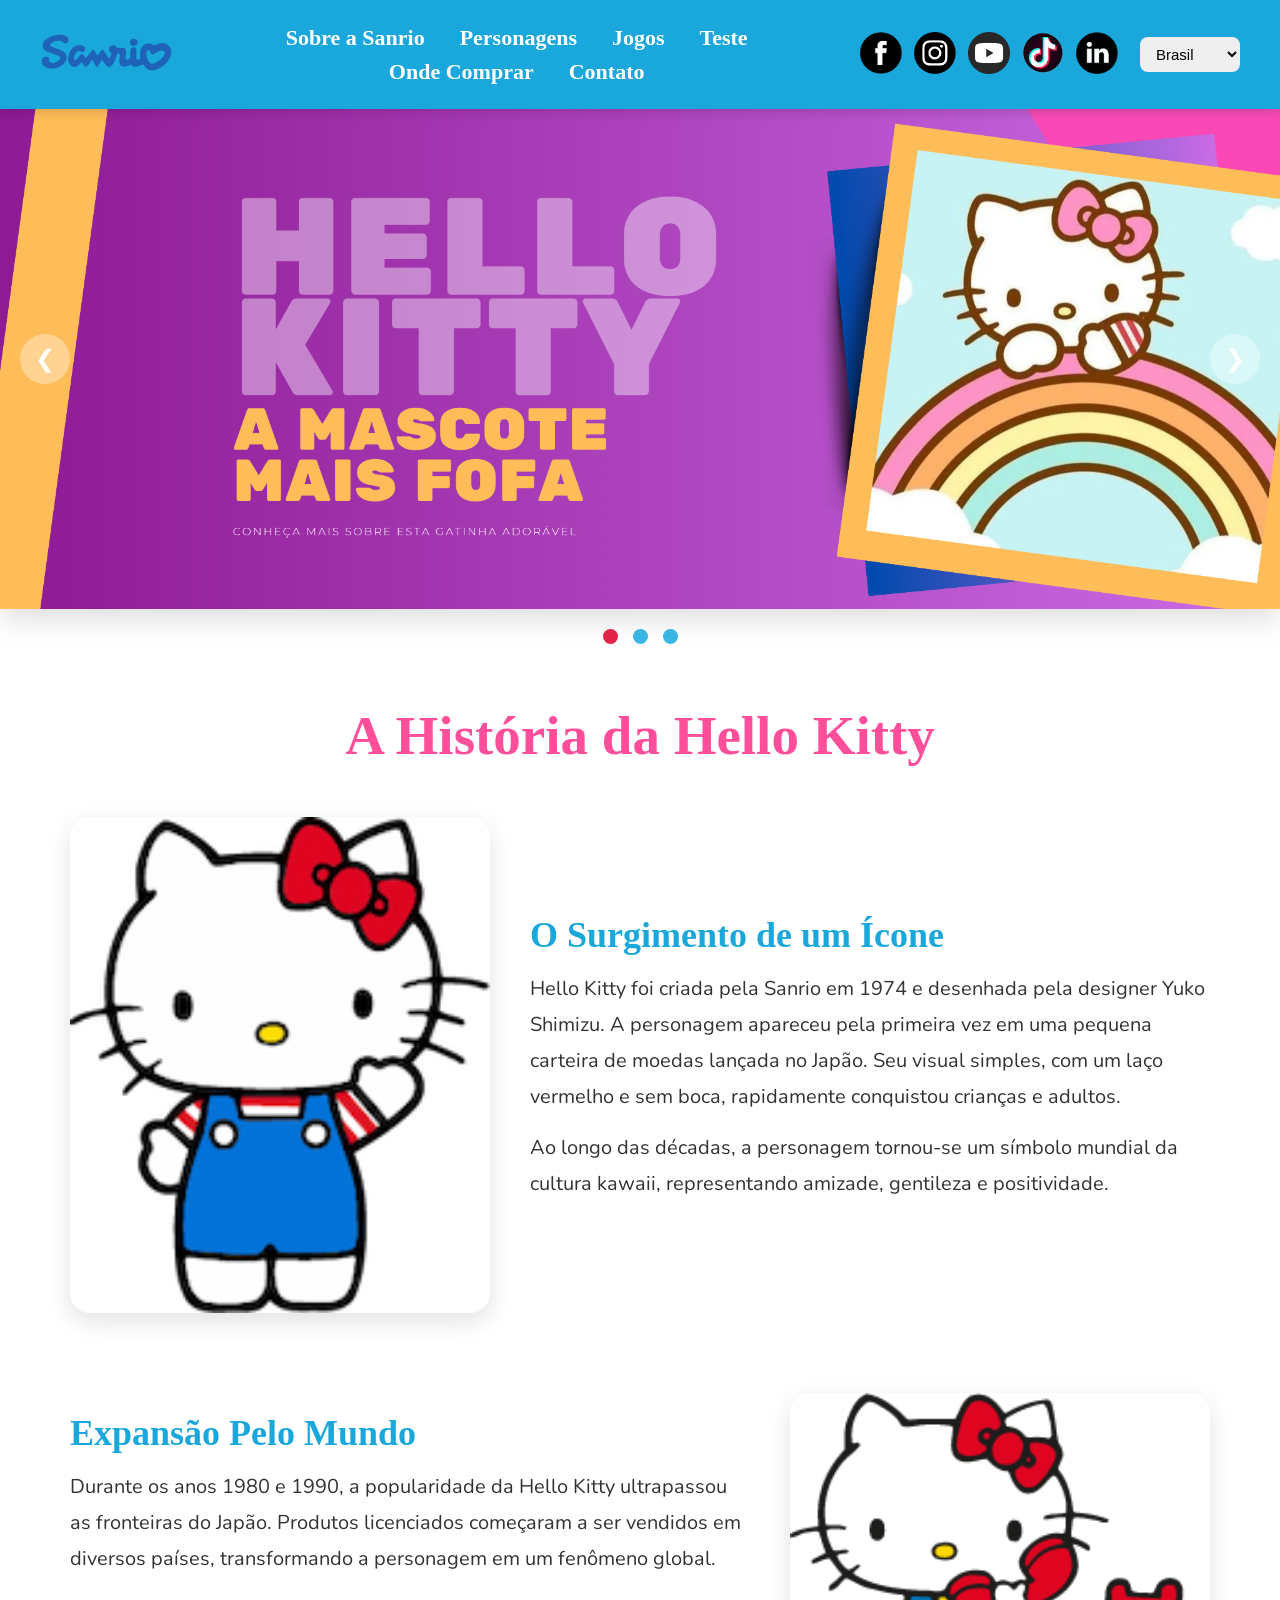
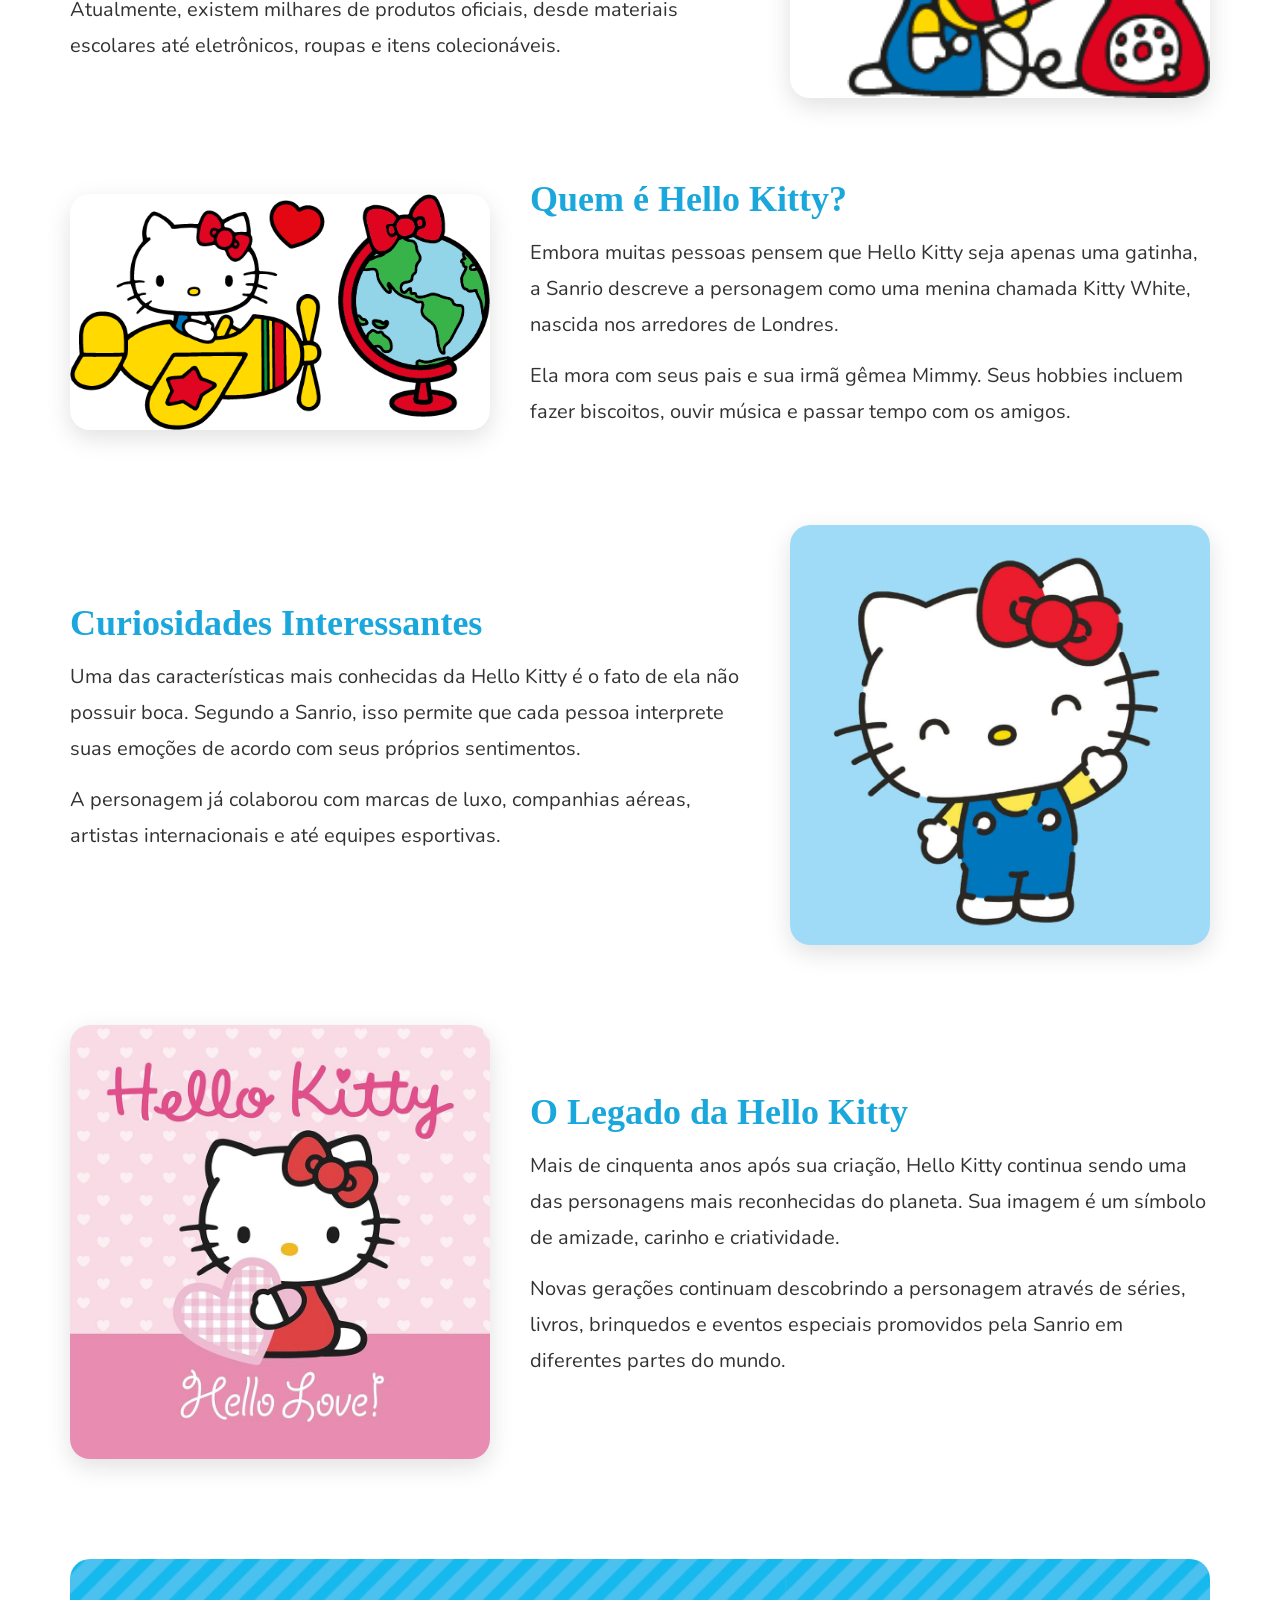
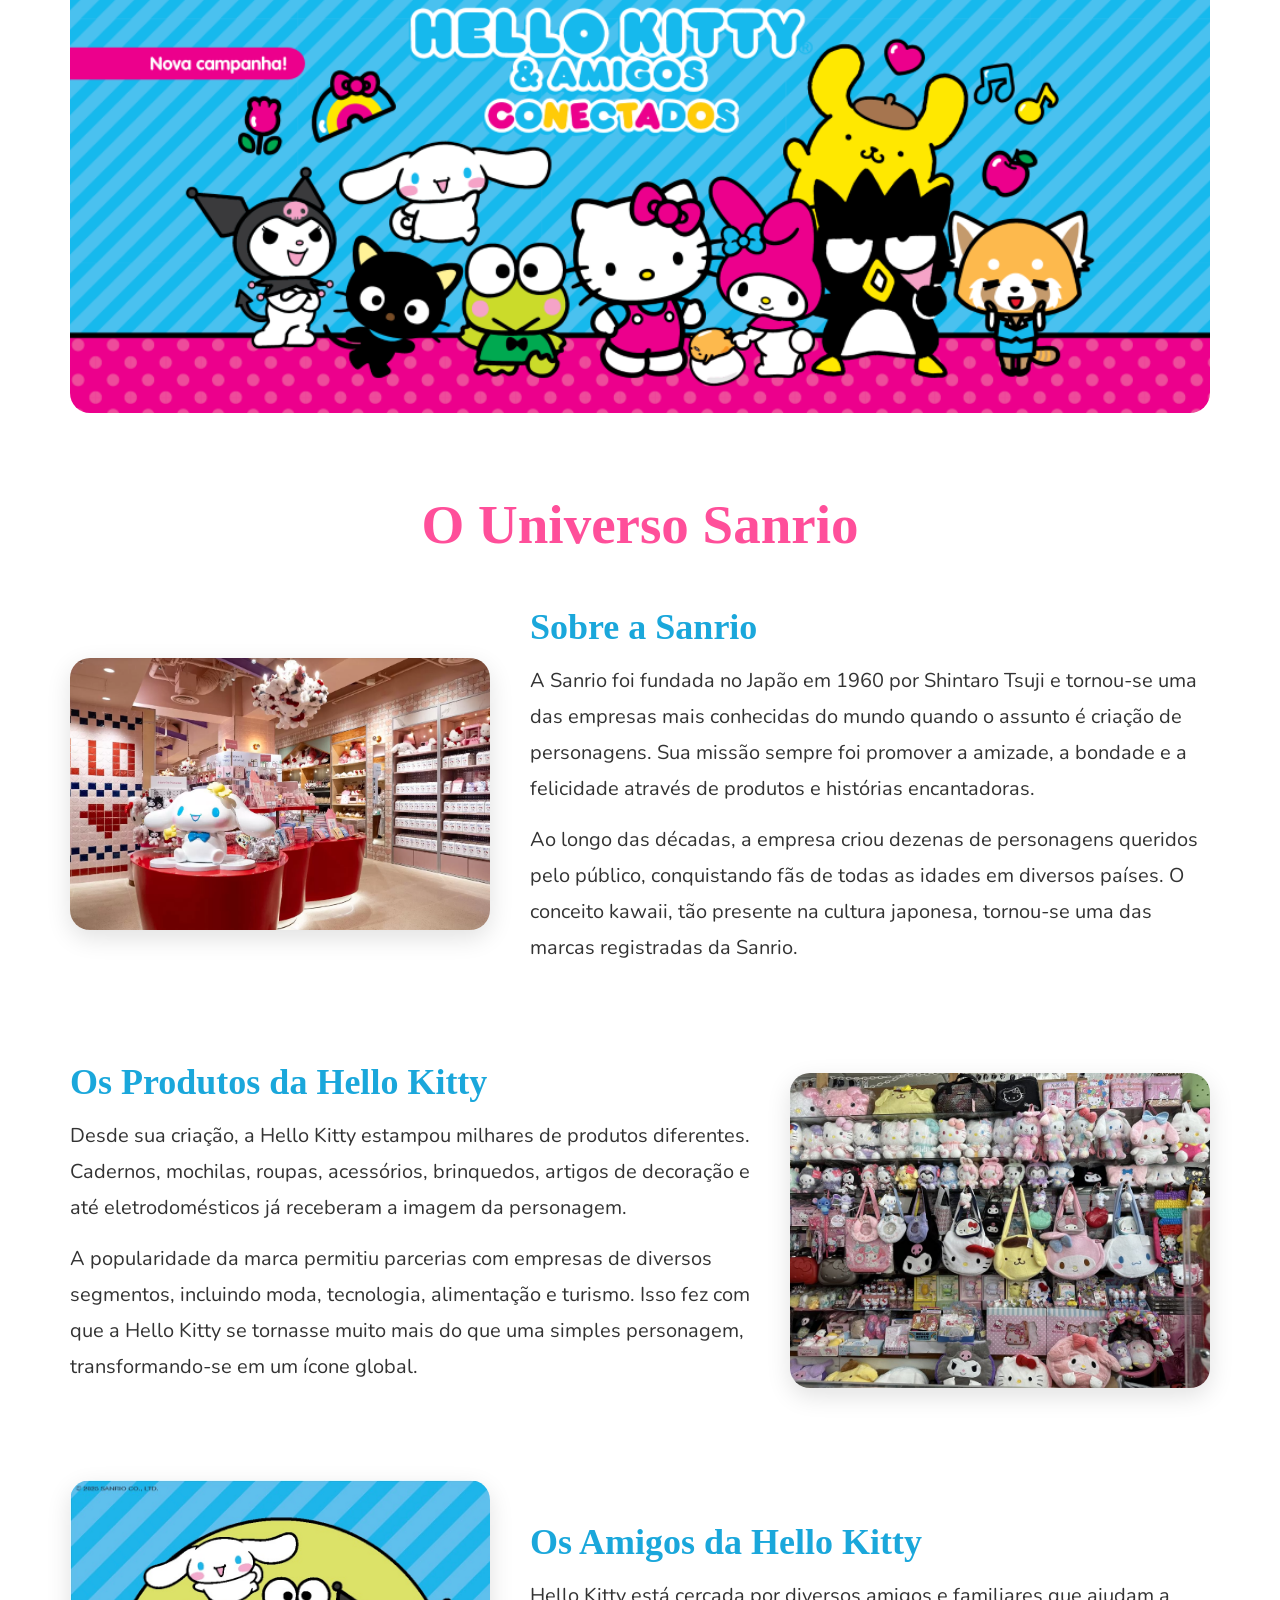
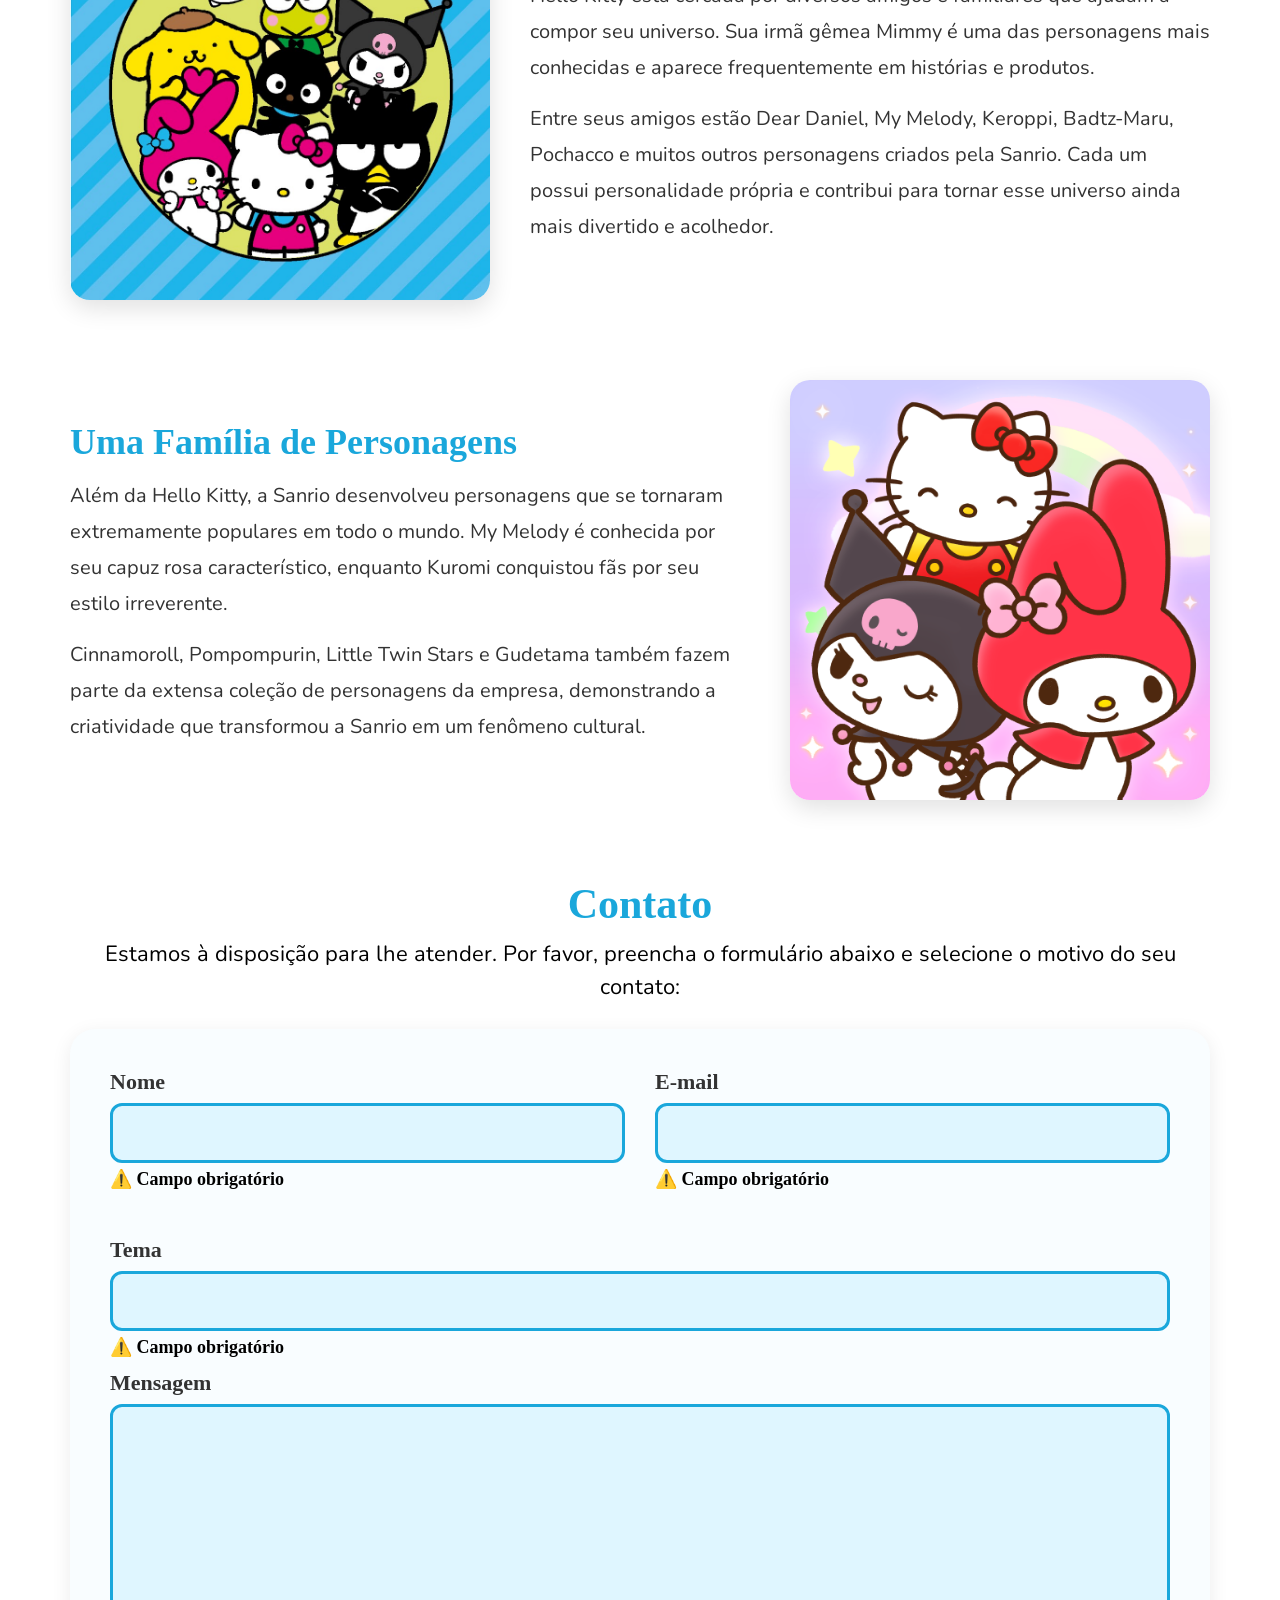
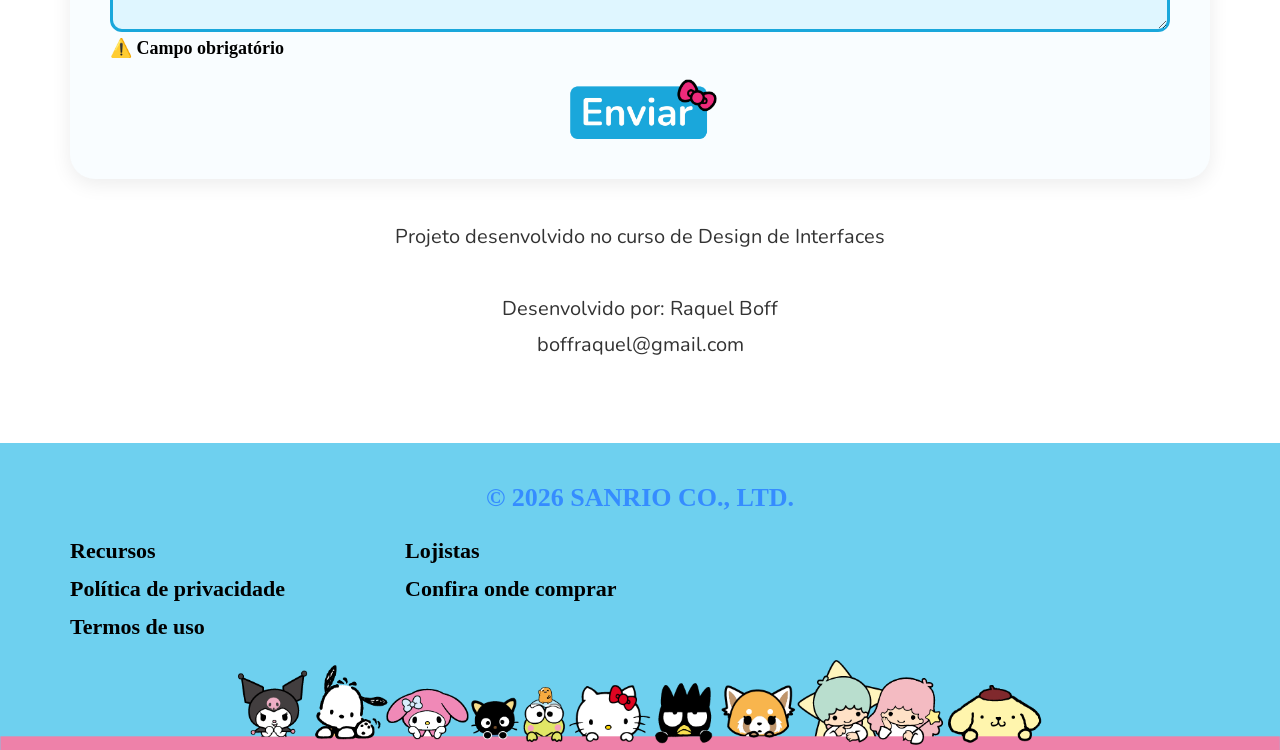
<file: index.html>
<!DOCTYPE html>
<html lang="pt-BR">
<head>
    <meta charset="UTF-8">
    <meta name="viewport" content="width=device-width, initial-scale=1.0">

    <title>Hello Kitty Brasil</title>

    <link rel="preconnect" href="https://fonts.googleapis.com">
    <link rel="preconnect" href="https://fonts.gstatic.com" crossorigin>

    <link href="https://fonts.googleapis.com/css2?family=Nunito:wght@200;300;400;500;600;700;800;900&display=swap" rel="stylesheet">

    <link rel="stylesheet" href="style.css">
</head>

<body id="topo">

    <header class="topo">

    <div class="logo">
        <a href="#topo">
            <img src="assets/Logo.png" alt="Sanrio">
        </a>
    </div>

    <button class="menu-mobile-btn">
    ☰
    </button>

    <nav class="menu">

        <div class="linha-menu">
            <a href="index.html">Sobre a Sanrio</a>
            <a href="personagens.html">Personagens</a>
            <a href="jogosmenu.html">Jogos</a>
            <a href="teste.html">Teste</a>
        </div>

        <div class="linha-menu">
            <a href="#">Onde Comprar</a>
            <a href="#contato">Contato</a>
        </div>

    </nav>

   <div class="redes">

    <a href="https://www.facebook.com/SanrioBrasil"
       target="_blank">
        <img src="assets/facebook.png" alt="Facebook">
    </a>

    <a href="https://www.instagram.com/sanriobrasil"
       target="_blank">
        <img src="assets/instagram.png" alt="Instagram">
    </a>

    <a href="https://www.youtube.com/hellokittybrasil"
       target="_blank">
        <img src="assets/youtube.png" alt="Youtube">
    </a>

    <a href="https://www.tiktok.com"
       target="_blank">
        <img src="assets/tiktok.png" alt="TikTok">
    </a>

    <a href="https://www.linkedin.com/company/sanrio"
       target="_blank">
        <img src="assets/linkedin.png" alt="LinkedIn">
    </a>

    <select>
        <option>Brasil</option>
        <option>Portugal</option>
        <option>Itália</option>
    </select>

</div>

</header>
    

<section class="banner">

    <div class="slider">

        <div class="slides">

            <div class="slide">
                <img src="assets/banner1.png" alt="Banner 1">
            </div>

            <div class="slide">
                <img src="assets/banner2.png" alt="Banner 2">
            </div>

            <div class="slide">
                <img src="assets/banner3.png" alt="Banner 3">
            </div>

        </div>

        <button class="prev">&#10094;</button>
        <button class="next">&#10095;</button>

    </div>

    <div class="dots">

        <span class="dot active"></span>
        <span class="dot"></span>
        <span class="dot"></span>

    </div>

</section>

<section class="conteudo">

    <h1>A História da Hello Kitty</h1>

    <div class="bloco">
        <img class="animar" src="assets/kitty1.png" alt="Hello Kitty clássica">

        <div class="texto">
            <h2>O Surgimento de um Ícone</h2>

            <p>
                Hello Kitty foi criada pela Sanrio em 1974 e desenhada pela designer
                Yuko Shimizu. A personagem apareceu pela primeira vez em uma pequena
                carteira de moedas lançada no Japão. Seu visual simples, com um laço
                vermelho e sem boca, rapidamente conquistou crianças e adultos.
            </p>

            <p>
                Ao longo das décadas, a personagem tornou-se um símbolo mundial da
                cultura kawaii, representando amizade, gentileza e positividade.
            </p>
        </div>
    </div>

    <div class="bloco reverso">

        <img class="animar" src="assets/kitty2.png" alt="Hello Kitty nos anos 80">

        <div class="texto">
            <h2>Expansão Pelo Mundo</h2>

            <p>
                Durante os anos 1980 e 1990, a popularidade da Hello Kitty ultrapassou
                as fronteiras do Japão. Produtos licenciados começaram a ser vendidos
                em diversos países, transformando a personagem em um fenômeno global.
            </p>

            <p>
                Atualmente, existem milhares de produtos oficiais, desde materiais
                escolares até eletrônicos, roupas e itens colecionáveis.
            </p>
        </div>

    </div>

    <div class="bloco">

        <img class="animar" src="assets/kitty3.png" alt="Família da Hello Kitty">

        <div class="texto">
            <h2>Quem é Hello Kitty?</h2>

            <p>
                Embora muitas pessoas pensem que Hello Kitty seja apenas uma gatinha,
                a Sanrio descreve a personagem como uma menina chamada Kitty White,
                nascida nos arredores de Londres.
            </p>

            <p>
                Ela mora com seus pais e sua irmã gêmea Mimmy. Seus hobbies incluem
                fazer biscoitos, ouvir música e passar tempo com os amigos.
            </p>
        </div>

    </div>

    <div class="bloco reverso">

        <img class="animar" src="assets/kitty4.jpg" alt="Produtos Hello Kitty">

        <div class="texto">
            <h2>Curiosidades Interessantes</h2>

            <p>
                Uma das características mais conhecidas da Hello Kitty é o fato de ela
                não possuir boca. Segundo a Sanrio, isso permite que cada pessoa
                interprete suas emoções de acordo com seus próprios sentimentos.
            </p>

            <p>
                A personagem já colaborou com marcas de luxo, companhias aéreas,
                artistas internacionais e até equipes esportivas.
            </p>
        </div>

    </div>

    <div class="bloco">

        <img class="animar" src="assets/kitty5.jpg" alt="Hello Kitty moderna">

        <div class="texto">
            <h2>O Legado da Hello Kitty</h2>

            <p>
                Mais de cinquenta anos após sua criação, Hello Kitty continua sendo
                uma das personagens mais reconhecidas do planeta. Sua imagem é um
                símbolo de amizade, carinho e criatividade.
            </p>

            <p>
                Novas gerações continuam descobrindo a personagem através de séries,
                livros, brinquedos e eventos especiais promovidos pela Sanrio em
                diferentes partes do mundo.
            </p>
        </div>

    </div>

</section>

<section class="imagem-destaque">

    <img
        class="animar"
        src="assets/banner-sanrio.png"
        alt="Universo Sanrio">

</section>

<section class="conteudo">

    <h1>O Universo Sanrio</h1>

    <div class="bloco">

        <img class="animar" src="assets/sanrio.png" alt="Sanrio">

        <div class="texto">
            <h2>Sobre a Sanrio</h2>

            <p>
                A Sanrio foi fundada no Japão em 1960 por Shintaro Tsuji e tornou-se
                uma das empresas mais conhecidas do mundo quando o assunto é criação
                de personagens. Sua missão sempre foi promover a amizade, a bondade
                e a felicidade através de produtos e histórias encantadoras.
            </p>

            <p>
                Ao longo das décadas, a empresa criou dezenas de personagens queridos
                pelo público, conquistando fãs de todas as idades em diversos países.
                O conceito kawaii, tão presente na cultura japonesa, tornou-se uma
                das marcas registradas da Sanrio.
            </p>

        </div>

    </div>

    <div class="bloco reverso">

        <img class="animar" src="assets/produtos.jpg" alt="Produtos Hello Kitty">

        <div class="texto">
            <h2>Os Produtos da Hello Kitty</h2>

            <p>
                Desde sua criação, a Hello Kitty estampou milhares de produtos
                diferentes. Cadernos, mochilas, roupas, acessórios, brinquedos,
                artigos de decoração e até eletrodomésticos já receberam a imagem
                da personagem.
            </p>

            <p>
                A popularidade da marca permitiu parcerias com empresas de diversos
                segmentos, incluindo moda, tecnologia, alimentação e turismo. Isso
                fez com que a Hello Kitty se tornasse muito mais do que uma simples
                personagem, transformando-se em um ícone global.
            </p>

        </div>

    </div>

    <div class="bloco">

        <img class="animar" src="assets/amigos1.jpg" alt="Amigos da Hello Kitty">

        <div class="texto">
            <h2>Os Amigos da Hello Kitty</h2>

            <p>
                Hello Kitty está cercada por diversos amigos e familiares que ajudam
                a compor seu universo. Sua irmã gêmea Mimmy é uma das personagens
                mais conhecidas e aparece frequentemente em histórias e produtos.
            </p>

            <p>
                Entre seus amigos estão Dear Daniel, My Melody, Keroppi, Badtz-Maru,
                Pochacco e muitos outros personagens criados pela Sanrio. Cada um
                possui personalidade própria e contribui para tornar esse universo
                ainda mais divertido e acolhedor.
            </p>

        </div>

    </div>

    <div class="bloco reverso">

        <img class="animar" src="assets/amigos2.png" alt="Personagens Sanrio">

        <div class="texto">
            <h2>Uma Família de Personagens</h2>

            <p>
                Além da Hello Kitty, a Sanrio desenvolveu personagens que se tornaram
                extremamente populares em todo o mundo. My Melody é conhecida por seu
                capuz rosa característico, enquanto Kuromi conquistou fãs por seu
                estilo irreverente.
            </p>

            <p>
                Cinnamoroll, Pompompurin, Little Twin Stars e Gudetama também fazem
                parte da extensa coleção de personagens da empresa, demonstrando a
                criatividade que transformou a Sanrio em um fenômeno cultural.
            </p>

        </div>

    </div>

</section>

<section class="contato" id="contato">

   <div class="texto-contato">

    <h2>Contato</h2>

    <p>
        Estamos à disposição para lhe atender.
        Por favor, preencha o formulário abaixo
        e selecione o motivo do seu contato:
    </p>

</div>
   
    <form class="formulario">

    <div class="linha-campos">

        <div class="campo">
            <label for="nome">Nome</label>
            <input type="text" id="nome" required>
            <span class="obrigatorio">⚠️ Campo obrigatório</span>
        </div>

        <div class="campo">
            <label for="email">E-mail</label>
            <input type="email" id="email" required>
            <span class="obrigatorio">⚠️ Campo obrigatório</span>
        </div>

    </div>

    <div class="campo">
        <label for="tema">Tema</label>
        <input type="text" id="tema" required>
        <span class="obrigatorio">⚠️ Campo obrigatório</span>
    </div>

    <div class="campo">
        <label for="mensagem">Mensagem</label>

        <textarea
            id="mensagem"
            rows="8"
            required></textarea>

        <span class="obrigatorio">⚠️ Campo obrigatório</span>
    </div>

   <button type="submit" class="btn-enviar-imagem">

    <img
        src="assets/botao-enviar.png"
        alt="Enviar">

</button>

    </form>
    <div class="informacoes-contato">

        <p>
            Projeto desenvolvido no curso de Design de Interfaces
        </p>

        <br>

        <p>
            Desenvolvido por: Raquel Boff
        </p>

        <p>
            boffraquel@gmail.com
        </p>

    </div>

</section>


   <footer class="rodape">

    <div class="rodape-conteudo">

        <p class="copyright">© 2026 SANRIO CO., LTD.</p>

        <div class="rodape-links">

            <div class="coluna">
                <a href="#"><b>Recursos</b></a>
                <a href="#">Política de privacidade</a>
                <a href="#">Termos de uso</a>
            </div>

            <div class="coluna">
                <a href="#"><b>Lojistas</b></a>
                <a href="#">Confira onde comprar</a>
            </div>

        </div>

    </div>

    <div class="rodape-imagem">
        <img src="assets/footer.png" alt="Personagens Sanrio">
    </div>

</footer>

<script>

const botaoMenu =
    document.querySelector(".menu-mobile-btn");

const menu =
    document.querySelector(".menu");

botaoMenu.addEventListener("click", ()=>{

    menu.classList.toggle("ativo");

});

</script>

<script>

const slides = document.querySelector(".slides");
const dots = document.querySelectorAll(".dot");
const prev = document.querySelector(".prev");
const next = document.querySelector(".next");

let index = 0;
const total = dots.length;

function atualizarSlider(){

    slides.style.transform =
        `translateX(-${index * 100}%)`;

    dots.forEach(dot =>
        dot.classList.remove("active")
    );

    dots[index].classList.add("active");
}

function proximo(){

    index++;

    if(index >= total){
        index = 0;
    }

    atualizarSlider();
}

function anterior(){

    index--;

    if(index < 0){
        index = total - 1;
    }

    atualizarSlider();
}

next.addEventListener("click", proximo);
prev.addEventListener("click", anterior);

dots.forEach((dot, i)=>{

    dot.addEventListener("click", ()=>{

        index = i;
        atualizarSlider();

    });

});

setInterval(proximo, 5000);

</script>

<script>

const elementosAnimados =
    document.querySelectorAll(".animar");

const observador =
    new IntersectionObserver(

        (entradas)=>{

            entradas.forEach((entrada)=>{

                if(entrada.isIntersecting){

                    entrada.target.classList.add("visivel");

                    observador.unobserve(
                        entrada.target
                    );
                }

            });

        },

        {
            threshold:0.15
        }

    );

elementosAnimados.forEach((elemento)=>{

    observador.observe(elemento);

});

</script>

</body>
</html>
</file>
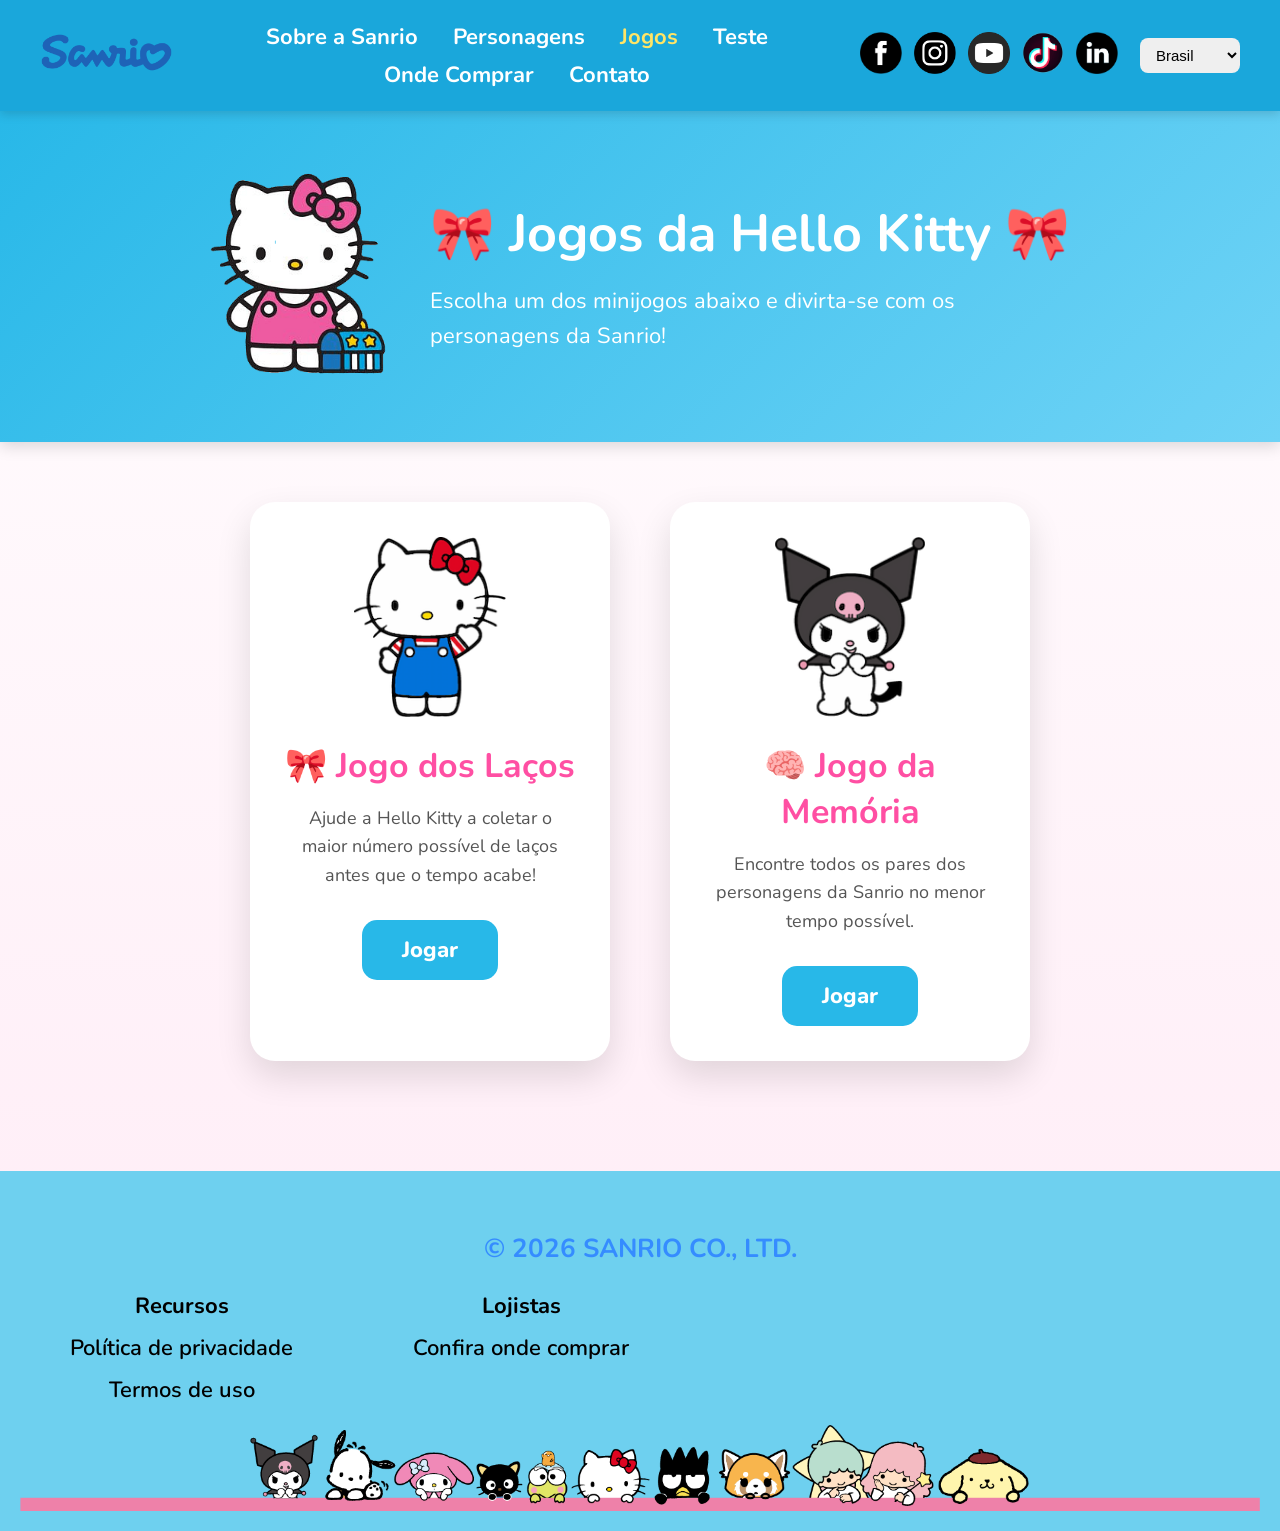
<file: jogosmenu.html>
<!DOCTYPE html>
<html lang="pt-BR">

<head>
    <meta charset="UTF-8">
    <meta name="viewport" content="width=device-width, initial-scale=1.0">

    <title>Jogos | Hello Kitty Brasil</title>

    <link rel="preconnect" href="https://fonts.googleapis.com">
    <link rel="preconnect" href="https://fonts.gstatic.com" crossorigin>

    <link href="https://fonts.googleapis.com/css2?family=Nunito:wght@300;400;600;700;800;900&display=swap" rel="stylesheet">

<link rel="stylesheet" href="style.css">
<link rel="stylesheet" href="jogosmenu.css">

</head>

<body>
<!-- =========================
     HEADER GLOBAL
========================= -->

<header class="topo" id="topo">

    <div class="logo">
        <a href="index.html">
            <img src="assets/Logo.png" alt="Sanrio">
        </a>
    </div>

    <button class="menu-mobile-btn">
        ☰
    </button>

    <nav class="menu">

        <div class="linha-menu">
            <a href="index.html">Sobre a Sanrio</a>
            <a href="personagens.html">Personagens</a>
            <a href="jogosmenu.html" class="ativo">Jogos</a>
            <a href="teste.html">Teste</a>
        </div>

        <div class="linha-menu">
            <a href="#">Onde Comprar</a>
            <a href="#contato">Contato</a>
        </div>

    </nav>

    <div class="redes">

        <a href="https://www.facebook.com/SanrioBrasil" target="_blank">
            <img src="assets/facebook.png" alt="Facebook">
        </a>

        <a href="https://www.instagram.com/sanriobrasil" target="_blank">
            <img src="assets/instagram.png" alt="Instagram">
        </a>

        <a href="https://www.youtube.com/hellokittybrasil" target="_blank">
            <img src="assets/youtube.png" alt="Youtube">
        </a>

        <a href="https://www.tiktok.com" target="_blank">
            <img src="assets/tiktok.png" alt="TikTok">
        </a>

        <a href="https://www.linkedin.com/company/sanrio" target="_blank">
            <img src="assets/linkedin.png" alt="LinkedIn">
        </a>

        <select>
            <option>Brasil</option>
            <option>Portugal</option>
            <option>Itália</option>
        </select>

    </div>

</header>


<!-- =========================
     HERO DOS JOGOS
========================= -->

<section class="hero-jogos">

    <div class="hero-conteudo">

        <img src="assets/hellokitty2.png" alt="Hello Kitty">

        <div>

            <h1>🎀 Jogos da Hello Kitty 🎀</h1>

            <p>
                Escolha um dos minijogos abaixo e divirta-se com os personagens da Sanrio!
            </p>

        </div>

    </div>

</section>


<main class="container">

    <div class="game-card">

        <img src="assets/hellokitty.png" alt="Jogo dos Laços">

        <h2>🎀 Jogo dos Laços</h2>

        <p>
            Ajude a Hello Kitty a coletar o maior número possível de laços antes que o tempo acabe!
        </p>

        <a href="jogo.html">
            Jogar
        </a>

    </div>


    <div class="game-card">

        <img src="assets/kuromi.png" alt="Jogo da Memória">

        <h2>🧠 Jogo da Memória</h2>

        <p>
            Encontre todos os pares dos personagens da Sanrio no menor tempo possível.
        </p>

        <a href="memoria.html">
            Jogar
        </a>

    </div>

</main>

<!-- =========================
     FOOTER
========================= -->

<footer class="rodape">

    <div class="rodape-conteudo">

        <p class="copyright">
            © 2026 SANRIO CO., LTD.
        </p>

        <div class="rodape-links">

            <div class="coluna">
                <a href="#"><b>Recursos</b></a>
                <a href="#">Política de privacidade</a>
                <a href="#">Termos de uso</a>
            </div>

            <div class="coluna">
                <a href="#"><b>Lojistas</b></a>
                <a href="#">Confira onde comprar</a>
            </div>

        </div>

    </div>

    <div class="rodape-imagem">
        <img
            src="assets/footer.png"
            alt="Personagens Sanrio">
    </div>

</footer>

</body>

</html>
</file>
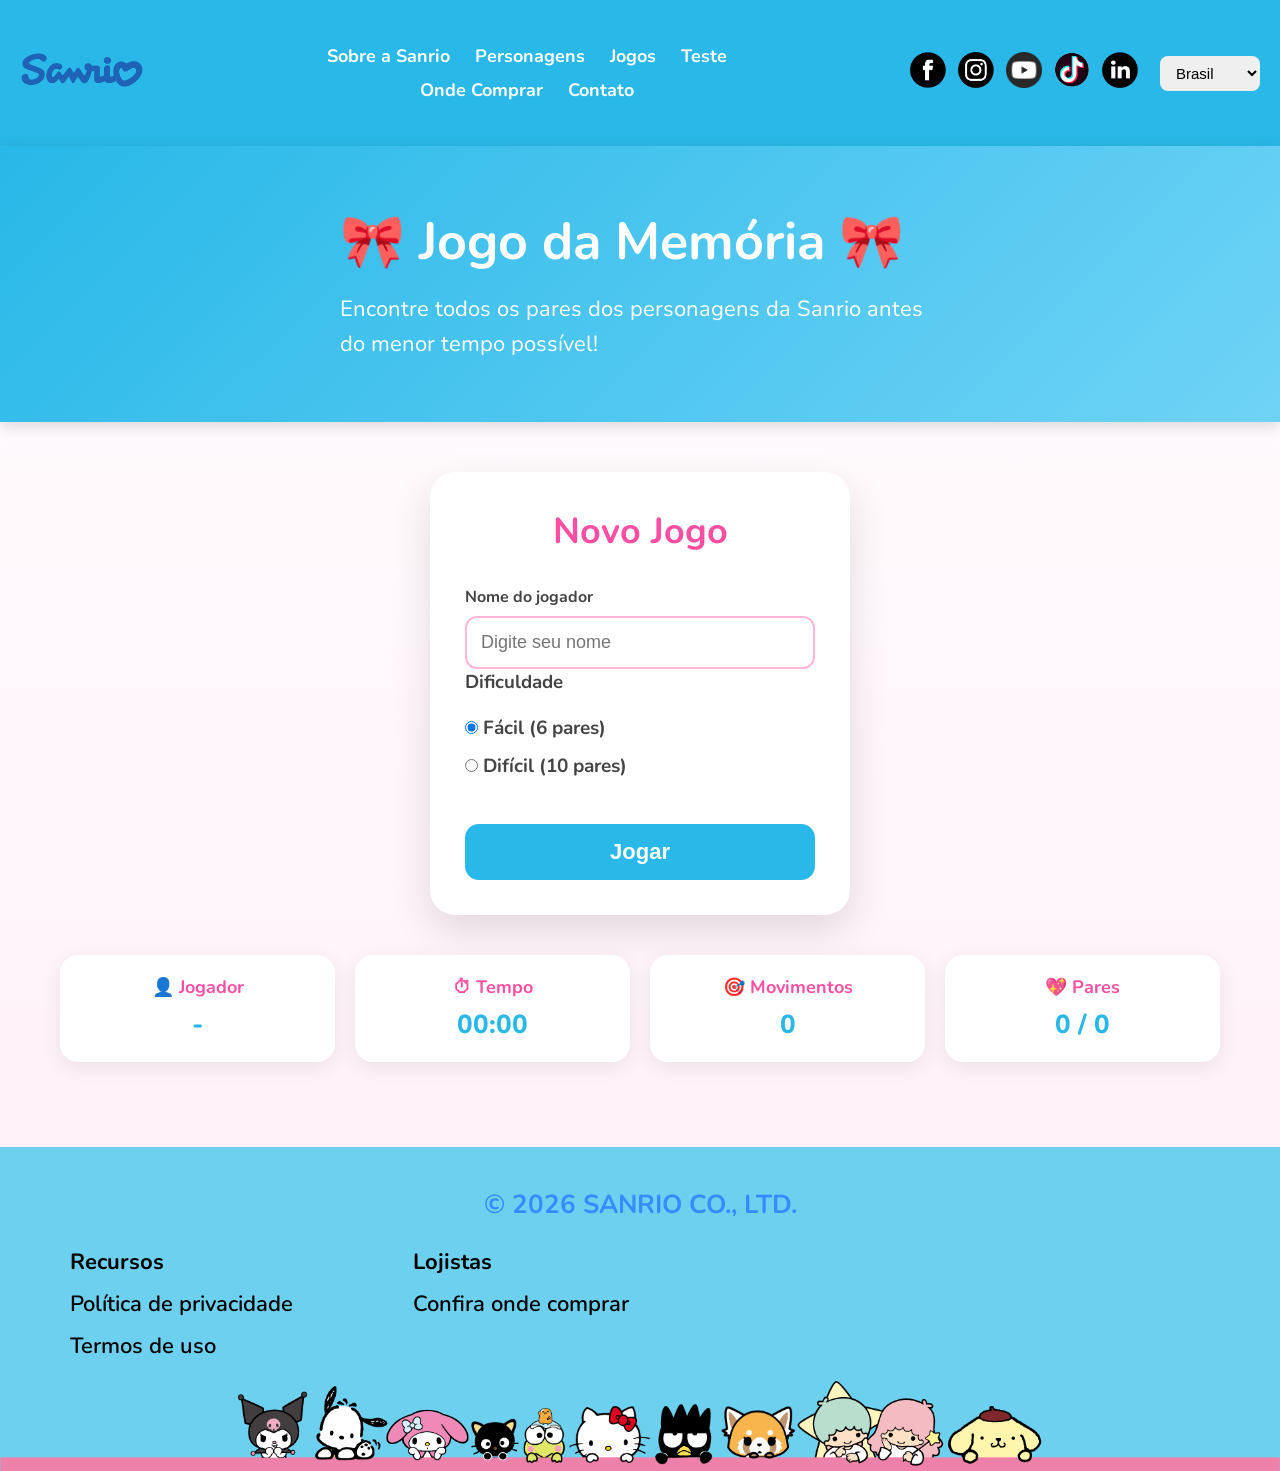
<file: memoria.html>
<!DOCTYPE html>
<html lang="pt-BR">

<head>
    <meta charset="UTF-8">
    <meta name="viewport" content="width=device-width, initial-scale=1.0">

    <title>Jogo da Memória | Hello Kitty</title>

    <link rel="preconnect" href="https://fonts.googleapis.com">
    <link rel="preconnect" href="https://fonts.gstatic.com" crossorigin>

    <link href="https://fonts.googleapis.com/css2?family=Nunito:wght@300;400;600;700;800;900&display=swap" rel="stylesheet">

    <link rel="stylesheet" href="memoria.css">
</head>

<body>

    <!-- CABEÇALHO -->

<!-- =========================
     HEADER
========================= -->

<header class="topo">

    <div class="logo">
        <a href="index.html">
            <img src="assets/Logo.png" alt="Sanrio">
        </a>
    </div>

    <button class="menu-mobile-btn">
    ☰
    </button>

    <nav class="menu">

        <div class="linha-menu">
            <a href="index.html">Sobre a Sanrio</a>
            <a href="personagens.html">Personagens</a>
            <a href="jogosmenu.html">Jogos</a>
            <a href="teste.html">Teste</a>
        </div>

        <div class="linha-menu">
            <a href="#">Onde Comprar</a>
            <a href="index.html#contato">Contato</a>
        </div>

    </nav>

   <div class="redes">

    <a href="https://www.facebook.com/SanrioBrasil"
       target="_blank">
        <img src="assets/facebook.png" alt="Facebook">
    </a>

    <a href="https://www.instagram.com/sanriobrasil"
       target="_blank">
        <img src="assets/instagram.png" alt="Instagram">
    </a>

    <a href="https://www.youtube.com/hellokittybrasil"
       target="_blank">
        <img src="assets/youtube.png" alt="Youtube">
    </a>

    <a href="https://www.tiktok.com"
       target="_blank">
        <img src="assets/tiktok.png" alt="TikTok">
    </a>

    <a href="https://www.linkedin.com/company/sanrio"
       target="_blank">
        <img src="assets/linkedin.png" alt="LinkedIn">
    </a>

    <select>
        <option>Brasil</option>
        <option>Portugal</option>
        <option>Itália</option>
    </select>

</div>

</header>

<section class="hero-memoria">

    <div class="hero-conteudo">

        

        <div>

            <h1>🎀 Jogo da Memória 🎀</h1>

            <p>
                Encontre todos os pares dos personagens da Sanrio antes do menor tempo possível!
            </p>

        </div>

    </div>

</section>


    <!-- MENU INICIAL -->

    <section id="menuInicial">

        <div class="cardMenu">

            <h2>Novo Jogo</h2>

            <label>
                Nome do jogador
            </label>

            <input
                type="text"
                id="playerName"
                maxlength="20"
                placeholder="Digite seu nome">

            <h3>Dificuldade</h3>

            <div class="difficulty">

                <label>

                    <input
                        type="radio"
                        name="difficulty"
                        value="easy"
                        checked>

                    Fácil (6 pares)

                </label>

                <label>

                    <input
                        type="radio"
                        name="difficulty"
                        value="hard">

                    Difícil (10 pares)

                </label>

            </div>

            <button id="startGame">
                Jogar
            </button>

        </div>

    </section>


    <!-- ÁREA DO JOGO -->

    <main id="gameSection" class="hidden">

        <div class="gameInfo">

            <div>

                <strong>👤 Jogador</strong>

                <span id="playerDisplay">-</span>

            </div>

            <div>

                <strong>⏱ Tempo</strong>

                <span id="timer">00:00</span>

            </div>

            <div>

                <strong>🎯 Movimentos</strong>

                <span id="moves">0</span>

            </div>

            <div>

                <strong>💖 Pares</strong>

                <span id="pairs">0 / 0</span>

            </div>

        </div>


        <!-- TABULEIRO -->

        <section id="gameBoard">

            <!-- As cartas serão criadas pelo JavaScript -->

        </section>

    </main>


    <!-- MODAL DE VITÓRIA -->

    <div id="victoryModal" class="hidden">

        <div class="modalContent">

            <h2>🎉 Parabéns! 🎉</h2>

            <p>
                Você encontrou todos os pares!
            </p>

            <div class="results">

                <p>

                    <strong>Jogador:</strong>

                    <span id="winnerName"></span>

                </p>

                <p>

                    <strong>Tempo:</strong>

                    <span id="winnerTime"></span>

                </p>

                <p>

                    <strong>Movimentos:</strong>

                    <span id="winnerMoves"></span>

                </p>

            </div>

            <button id="playAgain">
                Jogar Novamente
            </button>

        </div>

    </div>

<!-- =========================
     FOOTER
========================= -->
<footer class="rodape">

    <div class="rodape-conteudo">

        <p class="copyright">
            © 2026 SANRIO CO., LTD.
        </p>

        <div class="rodape-links">

            <div class="coluna">
                <a href="#"><b>Recursos</b></a>
                <a href="#">Política de privacidade</a>
                <a href="#">Termos de uso</a>
            </div>

            <div class="coluna">
                <a href="#"><b>Lojistas</b></a>
                <a href="#">Confira onde comprar</a>
            </div>

        </div>

    </div>

    <div class="rodape-imagem">
        <img
            src="assets/footer.png"
            alt="Personagens Sanrio">
    </div>

</footer>

<script src="memoria.js"></script>

</body>
</html>
</file>
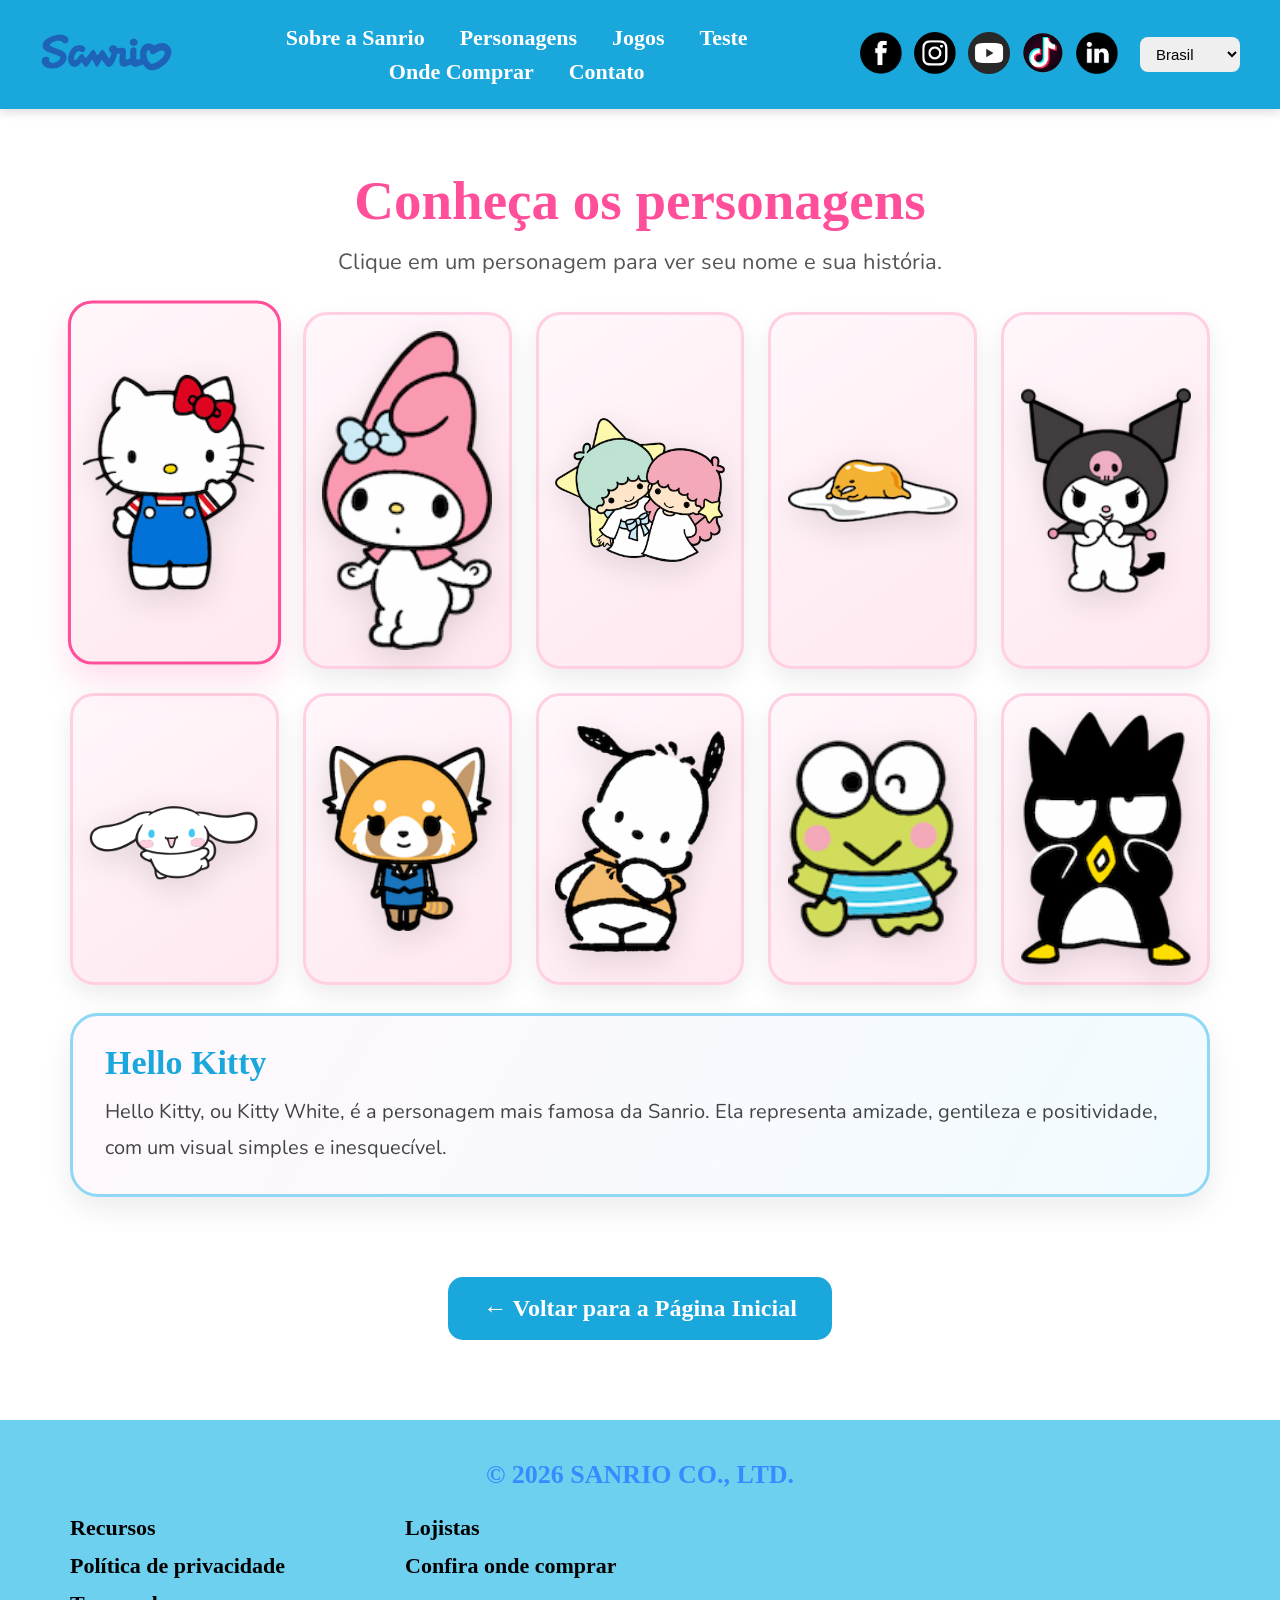
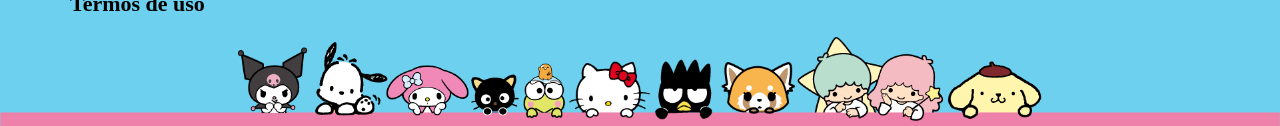
<file: personagens.html>
<!DOCTYPE html>
<html lang="pt-BR">

<head>
    <meta charset="UTF-8">
    <meta name="viewport" content="width=device-width, initial-scale=1.0">

    <title>Personagens Sanrio</title>

    <link rel="stylesheet" href="style.css">

    <link rel="preconnect" href="https://fonts.googleapis.com">
    <link rel="preconnect" href="https://fonts.gstatic.com" crossorigin>

    <link href="https://fonts.googleapis.com/css2?family=Cause:wght@100..900&family=Nunito:wght@200..1000&display=swap" rel="stylesheet">
</head>

<body>

<header class="topo">

    <div class="logo">
        <a href="index.html">
            <img src="assets/Logo.png" alt="Sanrio">
        </a>
    </div>

    <nav class="menu">

       <div class="linha-menu">
            <a href="index.html">Sobre a Sanrio</a>
            <a href="personagens.html">Personagens</a>
            <a href="jogosmenu.html">Jogos</a>
            <a href="teste.html">Teste</a>
        </div>

        <div class="linha-menu">
            <a href="#">Onde Comprar</a>
            <a href="index.html#contato">Contato</a>
        </div>

    </nav>

    <div class="redes">

    <a href="https://www.facebook.com/SanrioBrasil"
       target="_blank">
        <img src="assets/facebook.png" alt="Facebook">
    </a>

    <a href="https://www.instagram.com/sanriobrasil"
       target="_blank">
        <img src="assets/instagram.png" alt="Instagram">
    </a>

    <a href="https://www.youtube.com/hellokittybrasil"
       target="_blank">
        <img src="assets/youtube.png" alt="Youtube">
    </a>

    <a href="https://www.tiktok.com"
       target="_blank">
        <img src="assets/tiktok.png" alt="TikTok">
    </a>

    <a href="https://www.linkedin.com/company/sanrio"
       target="_blank">
        <img src="assets/linkedin.png" alt="LinkedIn">
    </a>

    <select>
        <option>Brasil</option>
        <option>Portugal</option>
        <option>Itália</option>
    </select>

</div>

</header>

<section class="conteudo personagens-page">

    <h1>Conheça os personagens</h1>
    <p class="subtitulo-personagens">Clique em um personagem para ver seu nome e sua história.</p>

    <div class="galeria-personagens">
        <button class="personagem-card ativo" type="button"
                data-title="Hello Kitty"
                data-description="Hello Kitty, ou Kitty White, é a personagem mais famosa da Sanrio. Ela representa amizade, gentileza e positividade, com um visual simples e inesquecível.">
            <img src="assets/hellokitty.png" alt="Hello Kitty">
        </button>

        <button class="personagem-card" type="button"
                data-title="My Melody"
                data-description="My Melody é uma coelhinha doce e educada, conhecida por seu capuz rosa e por transmitir uma energia muito meiga e acolhedora.">
            <img src="assets/mymelody.png" alt="My Melody">
        </button>

        <button class="personagem-card" type="button"
                data-title="Little Twin Stars"
                data-description="Kiki e Lala são os queridos Little Twin Stars, personagens mágicos que encantam com sua fofura, seus cabelos coloridos e sua energia sonhadora.">
            <img src="assets/littletwinstars.png" alt="Little Twin Stars">
        </button>

        <button class="personagem-card" type="button"
                data-title="Gudetama"
                data-description="Gudetama é um ovo preguiçoso e muito divertido, famoso por seu jeito relaxado e por trazer humor para todos os fãs da Sanrio.">
            <img src="assets/gudetama.png" alt="Gudetama">
        </button>

        <button class="personagem-card" type="button"
                data-title="Kuromi"
                data-description="Kuromi é a personagem rebelde e cheia de estilo, com um jeito travesso e moderno que conquista fãs de todas as idades.">
            <img src="assets/kuromi.png" alt="Kuromi">
        </button>

        <button class="personagem-card" type="button"
                data-title="Cinnamoroll"
                data-description="Cinnamoroll é um cachorrinho branco com orelhas enormes e um ar muito fofo, perfeito para quem ama personagens delicados e encantadores.">
            <img src="assets/cinnamoroll.png" alt="Cinnamoroll">
        </button>

        <button class="personagem-card" type="button"
                data-title="Aggretsuko"
                data-description="Aggretsuko é uma panda-vermelha cheia de personalidade, que transforma seu estresse em energia e música heavy metal.">
            <img src="assets/aggretsuko.png" alt="Aggretsuko">
        </button>

        <button class="personagem-card" type="button"
                data-title="Pochacco"
                data-description="Pochacco é um cachorrinho animado, esportista e cheio de energia, sempre pronto para viver novas aventuras com alegria.">
            <img src="assets/pochacco.png" alt="Pochacco">
        </button>

        <button class="personagem-card" type="button"
                data-title="Keroppi"
                data-description="Keroppi é um sapinho alegre e muito simpático, conhecido por sua natureza otimista e sua presença leve e divertida.">
            <img src="assets/keroppi.png" alt="Keroppi">
        </button>

        <button class="personagem-card" type="button"
                data-title="Badtz-Maru"
                data-description="Badtz-Maru é um pinguim irreverente e carismático, famoso por seu jeito sarcástico e por ser um dos favoritos da Sanrio.">
            <img src="assets/badtzmaru.png" alt="Badtz-Maru">
        </button>
    </div>

    <div id="detalhe-personagem" class="detalhe-personagem visivel" aria-live="polite">
        <h2 id="personagem-nome">Hello Kitty</h2>
        <p id="personagem-descricao">
            Hello Kitty, ou Kitty White, é a personagem mais famosa da Sanrio. Ela representa amizade, gentileza e positividade, com um visual simples e inesquecível.
        </p>
    </div>

</section>

<section class="voltar">

    <a href="index.html" class="btn-voltar">
        ← Voltar para a Página Inicial
    </a>

</section>

<script>
const cards = document.querySelectorAll('.personagem-card');
const detalhe = document.getElementById('detalhe-personagem');
const nome = document.getElementById('personagem-nome');
const descricao = document.getElementById('personagem-descricao');

function abrirPersonagem(card) {
    cards.forEach((item) => item.classList.toggle('ativo', item === card));
    nome.textContent = card.dataset.title;
    descricao.textContent = card.dataset.description;
    detalhe.classList.add('visivel');
}

cards.forEach((card) => {
    card.addEventListener('click', () => abrirPersonagem(card));
});

if (cards.length) {
    abrirPersonagem(cards[0]);
}
</script>

<footer class="rodape">

    <div class="rodape-conteudo">

        <p class="copyright">
            © 2026 SANRIO CO., LTD.
        </p>

        <div class="rodape-links">

            <div class="coluna">
                <a href="#"><b>Recursos</b></a>
                <a href="#">Política de privacidade</a>
                <a href="#">Termos de uso</a>
            </div>

            <div class="coluna">
                <a href="#"><b>Lojistas</b></a>
                <a href="#">Confira onde comprar</a>
            </div>

        </div>

    </div>

    <div class="rodape-imagem">
        <img
            src="assets/footer.png"
            alt="Personagens Sanrio">
    </div>

</footer>

</body>
</html>
</file>
<file: style.css>
*{
    margin:0;
    padding:0;
    box-sizing:border-box;
}

body{
    font-family:"Cause", cursive;
    cursor:url("assets/cursor-kitty.png"), auto;
}

a,
button,
select{
    cursor:url("assets/click-kitty.png"), pointer;
}

html{
    scroll-behavior:smooth;
}

/* =========================
   TOPO
========================= */

.topo{
    background:#1aa7db;
    padding:15px 40px;

    display:flex;
    justify-content:space-between;
    align-items:center;

    box-shadow:0 3px 10px rgba(0,0,0,.15);

    position:sticky;
    top:0;
    z-index:1000;
}

.logo img{
    height:75px;
}

.menu{
    display:flex;
    flex-direction:column;
    align-items:center;
    gap:8px;
}

.linha-menu{
    display:flex;
    gap:35px;
}

.menu a{
    text-decoration:none;
    color:white;

    font-size:22px;
    font-weight:700;

    transition:.3s;
}

.menu a:hover{
    opacity:.8;
    color:#ffe6f2;
}

.cause-nunito{
    font-family:"Cause", cursive;
    font-optical-sizing:auto;
    font-weight:600;
    font-style:normal;
}

.redes{
    display:flex;
    align-items:center;
    gap:12px;
}

.redes img{
    width:42px;
    height:42px;
    transition:.3s;
}

.redes img:hover{
    transform:scale(1.1);
}

.redes select{
    margin-left:10px;

    border:none;
    border-radius:8px;

    padding:8px 12px;

    font-size:15px;
}

/* =========================
   BANNER / SLIDER
========================= */

.banner{
    width:100%;
}

.slider{
    position:relative;
    width:100%;

    overflow:hidden;

    box-shadow:
        0 8px 30px rgba(0,0,0,.15);
}

.slides{
    display:flex;
    transition:transform .8s ease-in-out;
}

.slide{
    min-width:100%;
}

.slide img{
    width:100%;
    height:auto;
    display:block;
}

/* SETAS */

.prev,
.next{
    position:absolute;
    top:50%;

    transform:translateY(-50%);

    width:50px;
    height:50px;

    border:none;
    border-radius:50%;

    background:rgba(255,255,255,.35);

    color:white;
    font-size:24px;

    cursor:pointer;

    transition:.3s;
}

.prev:hover,
.next:hover{
    background:rgba(255,255,255,.65);
}

.prev{
    left:20px;
}

.next{
    right:20px;
}

/* BOLINHAS */

.dots{
    display:flex;
    justify-content:center;
    gap:15px;

    margin:20px 0;
}

.dot{
    width:15px;
    height:15px;

    border-radius:50%;

    background:#3ab8e8;

    cursor:pointer;

    transition:.3s;
}

.dot.active{
    background:#e6234a;
}

/* =========================
   CONTEÚDO
========================= */

.conteudo{
    max-width:1200px;
    margin:60px auto;
    padding:0 30px;
}

.conteudo h1{
    text-align:center;

    font-size:55px;
    color:#ff4f9a;

    margin-bottom:50px;
}

.bloco{
    display:flex;
    align-items:center;
    gap:40px;

    margin-bottom:80px;
}

.bloco.reverso{
    flex-direction:row-reverse;
}

.bloco img{
    width:420px;
    max-width:100%;

    border-radius:20px;

    box-shadow:
        0 8px 25px rgba(0,0,0,.12);

    transition:.4s;
}

.bloco img:hover{
    transform:translateY(-5px);
}

.texto{
    flex:1;
}

.texto h2{
    color:#1aa7db;

    font-size:36px;
    font-weight:700;

    margin-bottom:15px;
}

.texto p{
    font-family:"Nunito", sans-serif;

    font-size:20px;
    line-height:1.8;

    color:#333;

    margin-bottom:15px;
}

/* =========================
   PERSONAGENS
========================= */

.personagens-page{
    max-width:1200px;
    margin:60px auto;
    padding:0 30px;
}

.personagens-page h1{
    text-align:center;
    font-size:55px;
    color:#ff4f9a;
    margin-bottom:15px;
}

.subtitulo-personagens{
    text-align:center;
    font-family:"Nunito", sans-serif;
    font-size:22px;
    color:#555;
    margin-bottom:35px;
}

.galeria-personagens{
    display:grid;
    grid-template-columns:repeat(5, minmax(0, 1fr));
    gap:24px;
    margin-bottom:28px;
}

.personagem-card{
    border:none;
    background:linear-gradient(145deg, #fff7fb, #ffe8f0);
    border:3px solid #ffd0e3;
    border-radius:24px;
    padding:16px;
    display:flex;
    align-items:center;
    justify-content:center;
    min-height:220px;
    box-shadow:0 10px 25px rgba(0,0,0,.08);
    transition:transform .25s ease, box-shadow .25s ease, border-color .25s ease;
}

.personagem-card:hover,
.personagem-card.ativo{
    transform:translateY(-8px) scale(1.02);
    border-color:#ff4f9a;
    box-shadow:0 16px 30px rgba(255, 79, 154, .18);
}

.personagem-card img{
    width:100%;
    max-width:170px;
    height:auto;
    object-fit:contain;
    filter:drop-shadow(0 8px 16px rgba(0,0,0,.12));
    transition:transform .25s ease;
}

.personagem-card:hover img,
.personagem-card.ativo img{
    transform:scale(1.05);
}

.detalhe-personagem{
    background:linear-gradient(120deg, #fff8fc 0%, #f1fbff 100%);
    border:3px solid #8ed8f6;
    border-radius:28px;
    padding:0 32px;
    box-shadow:0 12px 30px rgba(0,0,0,.08);
    max-height:0;
    overflow:hidden;
    opacity:0;
    transition:max-height .4s ease, opacity .4s ease, padding .4s ease;
}

.detalhe-personagem.visivel{
    max-height:260px;
    opacity:1;
    padding:28px 32px;
}

.detalhe-personagem h2{
    color:#1aa7db;
    font-size:34px;
    margin-bottom:12px;
}

.detalhe-personagem p{
    font-family:"Nunito", sans-serif;
    font-size:20px;
    line-height:1.8;
    color:#444;
}

@media (max-width: 1024px){
    .galeria-personagens{
        grid-template-columns:repeat(3, minmax(0, 1fr));
    }
}

@media (max-width: 600px){
    .galeria-personagens{
        grid-template-columns:repeat(2, minmax(0, 1fr));
    }

    .personagem-card{
        min-height:180px;
    }

    .detalhe-personagem h2{
        font-size:28px;
    }

    .detalhe-personagem p{
        font-size:18px;
    }
}

/* =========================
   RODAPÉ
========================= */

.rodape{
    background-color:#6ed0ef;
    width:100%;

    margin-top:50px;
}

.rodape-conteudo{
    max-width:1200px;

    margin:0 auto;

    padding:40px 30px 20px;
}

.copyright{
    color:#358cff;
    text-align: center;

    font-size:26px;
    font-weight:700;

    margin-bottom:25px;
}

.rodape-links{
    display:flex;
    gap:120px;
}

.coluna{
    display:flex;
    flex-direction:column;
    gap:12px;
}

.coluna a{
    color:#000;

    text-decoration:none;

    font-size:22px;
    font-weight:600;
}

.coluna a:hover{
    text-decoration:underline;
}

.rodape-imagem{
    display:flex;
    justify-content:center;
}

.rodape-imagem img{
    max-width:100%;
    display:block;
}

/* =========================
   FORMULÁRIO DE CONTATO
========================= */

.contato{
    max-width:1200px;
    margin:80px auto;
    padding:0 30px;
    scroll-margin-top:120px;
    text-align:center;
}

.contato h2{
    font-size:42px;
    color:#ff4f9a;
    margin-bottom:40px;
}

.formulario{
    width:100%;

    background:#f9fdff;

    border-radius:25px;

    padding:40px;

    box-shadow:
        0 5px 20px rgba(0,0,0,.08);
}

.linha-campos{
    display:flex;
    gap:30px;
    margin-bottom:35px;
}

.campo{
    flex:1;
    display:flex;
    flex-direction:column;
    text-align:left;
}

.campo label{
    font-size:22px;
    font-weight:700;
    color:#333;
    margin-bottom:8px;
}

.campo input{
    background:#dff6ff;

    border:3px solid #1aa7db;
    border-radius:12px;

    padding:15px;

    font-size:18px;
    font-family:"Nunito", sans-serif;

    outline:none;
    transition:.3s;
}

.campo input:focus{
    border-color:#0c7ba5;
    box-shadow:0 0 8px rgba(26,167,219,.3);
}

.obrigatorio{
    margin-top:8px;

    font-size:14px;
    color:#666;
}

.btn-enviar{
    background:#1aa7db;
    color:white;

    border:none;

    padding:15px 50px;

    font-size:22px;
    font-weight:700;

    cursor:pointer;

    transition:.3s;
}

.btn-enviar-imagem{
    background:none;
    border:none;
    padding:0;

    display:block;
    margin:20px auto 0;

    cursor:pointer;
}

.btn-enviar-imagem img{
    height:60px;
    width:auto;
    display:block;
}

.informacoes-contato{
    margin-top:40px;

    font-family:"Nunito", sans-serif;

    font-size:20px;
    line-height:1.8;

    color:#333;

    text-align:center;
}

.campo{
    display:flex;
    flex-direction:column;
    text-align:left;
    margin-bottom:12px;
}

.campo textarea{
    background:#dff6ff;

    border:3px solid #1aa7db;
    border-radius:12px;

    padding:15px;

    font-size:18px;
    font-family:"Nunito", sans-serif;

    resize:vertical;
    min-height:180px;

    outline:none;

    transition:.3s;
}

.campo textarea:focus{
    border-color:#0c7ba5;
    box-shadow:0 0 8px rgba(26,167,219,.3);
}

.obrigatorio{
    margin-top:5px;

    font-size:18px;
    font-weight:700;

    color:#000;
}

.texto-contato{
    margin-bottom:25px;
    text-align:center;
}

.texto-contato h2{
    color:#1aa7db;
    font-size:42px;
    font-weight:700;

    margin-bottom:10px;
}

.texto-contato p{
    color:#000;

    font-family:"Nunito", sans-serif;
    font-size:22px;
    line-height:1.5;
}


.imagem-destaque{
    max-width:1200px;

    margin:100px auto 80px;

    padding:0 30px;
}

.imagem-destaque img{
    width:100%;
    height:auto;

    border-radius:20px;

    display:block;
}

.titulo-secao{
    text-align:center;

    color:#ff4f9a;

    font-size:55px;

    margin:80px 0 50px;
}

/* =========================
   ANIMAÇÃO DE APARIÇÃO
========================= */

.animar{
    opacity:0;

    transform:
        translateY(60px)
        scale(.95);

    filter:blur(18px);

    transition:
        opacity 1.2s ease,
        transform 1.2s ease,
        filter 1.2s ease;
}

.animar.visivel{
    opacity:1;

    transform:
        translateY(0)
        scale(1);

    filter:blur(0);
}

.menu-mobile-btn{
    display:none;

    background:none;
    border:none;

    color:white;

    font-size:42px;
    font-weight:bold;

    cursor:pointer;
}

@media (max-width:900px){

    .topo{
        position:relative;
        padding:15px 20px;

        flex-wrap:wrap;
    }

    .logo img{
        height:55px;
    }

    .menu-mobile-btn{
        display:block;
    }

    .menu{
        display:none;

        width:100%;

        margin-top:20px;
    }

    .menu.ativo{
        display:flex;
    }

    .linha-menu{
        flex-direction:column;
        gap:20px;

        width:100%;

        text-align:center;
    }

    .menu a{
        font-size:24px;
    }

    .redes{
        display:none;
    }

    .bloco,
    .bloco.reverso{
        flex-direction:column;
    }

    .bloco img{
        width:100%;
        max-width:450px;
    }

    .linha-campos{
        flex-direction:column;
        gap:10px;
    }

    .rodape-links{
        flex-direction:column;
        gap:25px;
        align-items:center;
    }

    .conteudo{
        padding:0 20px;
    }

    .conteudo h1{
        font-size:38px;
    }

    .texto h2{
        font-size:28px;
    }

    .texto p{
        font-size:18px;
        line-height:1.7;
    }

    .formulario{
        padding:25px;
    }

    .btn-voltar{
        font-size:20px;
        padding:15px 25px;
    }
}

/* =========================
   BOTÃO VOLTAR
========================= */

.voltar{
    text-align:center;
    margin:80px 0;
}

.btn-voltar{
    display:inline-block;

    background:#1aa7db;
    color:white;

    text-decoration:none;

    padding:18px 35px;

    border-radius:15px;

    font-size:24px;
    font-weight:700;

    transition:.3s;
}

.btn-voltar:hover{
    background:#0d87b3;

    transform:translateY(-3px);
}
</file>
<file: jogosmenu.css>
*{
    margin:0;
    padding:0;
    box-sizing:border-box;
}

body{

    font-family:'Nunito',sans-serif;

    background:linear-gradient(#ffffff,#ffeaf5);

    min-height:100vh;

    display:flex;
    flex-direction:column;

}

header{

    background:#28b8e8;

    color:white;

    text-align:center;

    padding:40px 20px;

    box-shadow:0 5px 20px rgba(0,0,0,.15);

}

header h1{

    font-size:48px;

    margin-bottom:10px;

}

header p{

    font-size:22px;

}

.container{

    flex:1;

    max-width:1200px;

    margin:60px auto;

    display:flex;

    justify-content:center;

    gap:60px;

    flex-wrap:wrap;

}

.game-card{

    width:360px;

    background:white;

    border-radius:25px;

    padding:35px;

    text-align:center;

    box-shadow:0 15px 35px rgba(0,0,0,.12);

    transition:.3s;

}

.game-card:hover{

    transform:translateY(-10px);

}

.game-card img{

    width:180px;

    height:180px;

    object-fit:contain;

    margin-bottom:20px;

}

.game-card h2{

    color:#ff4fa3;

    margin-bottom:15px;

    font-size:34px;

}

.game-card p{

    color:#555;

    line-height:1.6;

    font-size:18px;

    margin-bottom:30px;

}

.game-card a{

    display:inline-block;

    background:#28b8e8;

    color:white;

    text-decoration:none;

    padding:15px 40px;

    border-radius:15px;

    font-size:22px;

    font-weight:800;

    transition:.3s;

}

.game-card a:hover{

    background:#1198c5;

    transform:scale(1.05);

}

footer{

    background:#9fe2f4;

    text-align:center;

    padding:20px;

    font-weight:bold;

}

@media(max-width:900px){

    .container{

        flex-direction:column;

        align-items:center;

        margin:40px 20px;

    }

}

/* =========================
   HERO JOGOS
========================= */

.hero-jogos{

    background:linear-gradient(135deg,#28b8e8,#6fd3f6);

    padding:60px 20px;

    color:white;

    box-shadow:0 4px 15px rgba(0,0,0,.15);

}

.hero-conteudo{

    max-width:1200px;

    margin:auto;

    display:flex;

    align-items:center;

    justify-content:center;

    gap:40px;

    flex-wrap:wrap;

}

.hero-conteudo img{

    width:180px;

    height:auto;

}

.hero-conteudo h1{

    font-size:52px;

    margin-bottom:15px;

}

.hero-conteudo p{

    font-size:22px;

    max-width:600px;

    line-height:1.6;

}

.menu a.ativo{

    color:#ffe566;
}
</file>
<file: memoria.css>
/* =========================
   RESET
========================= */

*{
    margin:0;
    padding:0;
    box-sizing:border-box;
}

body{
    font-family:'Nunito',sans-serif;
    background:linear-gradient(#fff,#ffeef7);
    min-height:100vh;
    color:#444;
}

/* =========================
   CABEÇALHO
========================= */

header{

    background:#29b8e8;
    color:white;
    padding:35px 20px;
    box-shadow:0 3px 12px rgba(0,0,0,.15);

}

.topo{
    display:flex;
    flex-wrap:wrap;
    justify-content:space-between;
    align-items:center;
    gap:20px;
}

.topo .logo img{
    height:70px;
}

.menu-mobile-btn{
    display:none;
    background:none;
    border:none;
    color:white;
    font-size:38px;
    cursor:pointer;
}

.menu{
    display:flex;
    flex-direction:column;
    align-items:center;
    gap:10px;
}

.linha-menu{
    display:flex;
    gap:25px;
    flex-wrap:wrap;
    justify-content:center;
}

.menu a{
    text-decoration:none;
    color:white;
    font-size:18px;
    font-weight:700;
    transition:.3s;
}

.menu a:hover{
    opacity:.8;
    color:#ffe6f2;
}

.redes{
    display:flex;
    align-items:center;
    gap:12px;
    flex-wrap:wrap;
    justify-content:center;
}

.redes img{
    width:36px;
    height:36px;
    transition:.3s;
}

.redes img:hover{
    transform:scale(1.1);
}

.redes select{
    margin-left:10px;
    border:none;
    border-radius:8px;
    padding:8px 12px;
    font-size:15px;
}

header h1{

    width:100%;
    text-align:center;
    font-size:42px;
    margin-top:20px;
    margin-bottom:10px;

}

header p{

    width:100%;
    text-align:center;
    font-size:20px;
    opacity:.95;
    max-width:760px;
    margin:0 auto;

}

.hero-memoria{

    background:linear-gradient(135deg,#28b8e8,#6fd3f6);
    padding:60px 20px;
    color:white;
    box-shadow:0 4px 15px rgba(0,0,0,.15);

}

.hero-conteudo{

    max-width:1200px;
    margin:auto;
    display:flex;
    align-items:center;
    justify-content:center;
    gap:40px;
    flex-wrap:wrap;

}

.hero-conteudo img{

    width:180px;
    height:auto;

}

.hero-conteudo h1{

    font-size:52px;
    margin-bottom:15px;

}

.hero-conteudo p{

    font-size:22px;
    max-width:600px;
    line-height:1.6;

}

/* =========================
   MENU
========================= */

#menuInicial{

    display:flex;
    justify-content:center;
    align-items:center;

    margin-top:50px;

}

.cardMenu{

    width:420px;

    background:white;

    border-radius:25px;

    padding:35px;

    box-shadow:0 15px 40px rgba(0,0,0,.12);

}

.cardMenu h2{

    color:#ff4fa3;

    text-align:center;

    font-size:36px;

    margin-bottom:30px;

}

.cardMenu label{

    display:block;

    margin-top:18px;

    margin-bottom:8px;

    font-weight:700;

}

.cardMenu input[type=text]{

    width:100%;

    padding:14px;

    border:2px solid #ffb6d7;

    border-radius:12px;

    font-size:18px;

    outline:none;

}

.cardMenu input[type=text]:focus{

    border-color:#29b8e8;

}

.difficulty{

    margin:20px 0;

}

.difficulty label{

    display:block;

    margin:12px 0;

    font-size:19px;

    cursor:pointer;

}

button{

    width:100%;

    margin-top:25px;

    padding:15px;

    border:none;

    border-radius:14px;

    background:#29b8e8;

    color:white;

    font-size:22px;

    font-weight:800;

    cursor:pointer;

    transition:.25s;

}

button:hover{

    background:#159bc8;

    transform:translateY(-2px);

}

/* =========================
   PAINEL
========================= */


#gameSection{

    max-width:1200px;

    margin:40px auto;

    padding:0 20px;

}

.gameInfo{

    display:grid;

    grid-template-columns:repeat(4,1fr);

    gap:20px;

    margin-bottom:35px;

}

.gameInfo div{

    background:white;

    border-radius:18px;

    padding:20px;

    text-align:center;

    box-shadow:0 5px 20px rgba(0,0,0,.08);

}

.gameInfo strong{

    display:block;

    color:#ff4fa3;

    font-size:18px;

    margin-bottom:8px;

}

.gameInfo span{

    font-size:26px;

    font-weight:800;

    color:#29b8e8;

}

/* =========================
   TABULEIRO
========================= */

#gameBoard{

    display:grid;

    justify-content:center;

    gap:18px;

}

/* será alterado pelo JS */

.easy{

    grid-template-columns:repeat(4,140px);

}

.hard{

    grid-template-columns:repeat(5,140px);

}

/* =========================
   CARTAS
========================= */

.card{

    width:140px;
    height:180px;

    position:relative;

    cursor:pointer;

    transform-style:preserve-3d;

    transition:transform .55s;

}

.card.flip{

    transform:rotateY(180deg);

}

.card-face{

    position:absolute;

    width:100%;
    height:100%;

    border-radius:22px;

    backface-visibility:hidden;

    overflow:hidden;

    display:flex;

    justify-content:center;
    align-items:center;

    box-shadow:0 10px 22px rgba(0,0,0,.12);

}

/* verso */

.card-back{
    background: white url("assets/cardback.jpg") center center no-repeat;
    background-size: 75%;
    border:3px solid #ff5ca8;
}

/* frente */

.card-front{

    background:white;

    transform:rotateY(180deg);

    border:3px solid #ffd1e5;

}

.card-front img{

    width:85%;

    height:85%;

    object-fit:contain;

}

.card:hover{

    transform:scale(1.05);

}

.card.flip:hover{

    transform:rotateY(180deg) scale(1.05);

}

/* acertou */

.card.matched{

    animation:found .6s ease;

}

@keyframes found{

    0%{

        transform:rotateY(180deg) scale(1);

    }

    40%{

        transform:rotateY(180deg) scale(1.15);

    }

    100%{

        transform:rotateY(180deg) scale(1);

    }

}

/* =========================
   MODAL
========================= */

#victoryModal{
    position:fixed;
    inset:0;

    background:rgba(0,0,0,.55);

    justify-content:center;
    align-items:center;
}

/* Modal aberto */
#victoryModal:not(.hidden){
    display:flex;
}

/* Modal fechado */
#victoryModal.hidden{
    display:none;
}

.modalContent{

    width:430px;

    background:white;

    border-radius:28px;

    padding:40px;

    text-align:center;

    box-shadow:0 20px 60px rgba(0,0,0,.25);

}

.modalContent h2{

    color:#ff4fa3;

    font-size:38px;

    margin-bottom:20px;

}

.results{

    margin:30px 0;

}

.results p{

    margin:14px 0;

    font-size:21px;

}

/* =========================
   RESPONSIVO
========================= */

@media(max-width:900px){

    .topo{
        padding:20px;
    }

    .topo .logo img{
        height:55px;
    }

    .menu-mobile-btn{
        display:block;
    }

    .menu{
        display:none;
        width:100%;
        margin-top:20px;
    }

    .menu.ativo{
        display:flex;
    }

    .linha-menu{
        flex-direction:column;
        gap:18px;
        width:100%;
        text-align:center;
    }

    .menu a{
        font-size:20px;
    }

    .redes{
        display:none;
    }

    .gameInfo{

        grid-template-columns:repeat(2,1fr);

    }

    .easy{

        grid-template-columns:repeat(3,110px);

    }

    .hard{

        grid-template-columns:repeat(4,95px);

    }

    .card{

        width:95px;
        height:125px;

    }

    header h1{

        font-size:34px;

    }

}

@media(max-width:600px){

    .gameInfo{

        grid-template-columns:1fr;

    }

    .easy{

        grid-template-columns:repeat(3,90px);

    }

    .hard{

        grid-template-columns:repeat(4,80px);

    }

    .card{

        width:80px;
        height:110px;

    }

    .cardMenu{

        width:95%;

    }

}

/* =========================
   FOOTER
========================= */

.rodape{
    background-color:#6ed0ef;
    width:100%;
    margin-top:50px;
}

.rodape-conteudo{
    max-width:1200px;
    margin:0 auto;
    padding:40px 30px 20px;
}

.copyright{
    color:#358cff;
    text-align: center;
    font-size:26px;
    font-weight:700;
    margin-bottom:25px;
}

.rodape-links{
    display:flex;
    gap:120px;
}

.coluna{
    display:flex;
    flex-direction:column;
    gap:12px;
}

.coluna a{
    color:#000;
    text-decoration:none;
    font-size:22px;
    font-weight:600;
}

.coluna a:hover{
    text-decoration:underline;
}

.rodape-imagem{
    display:flex;
    justify-content:center;
}

.rodape-imagem img{
    max-width:100%;
    display:block;
}
</file>
